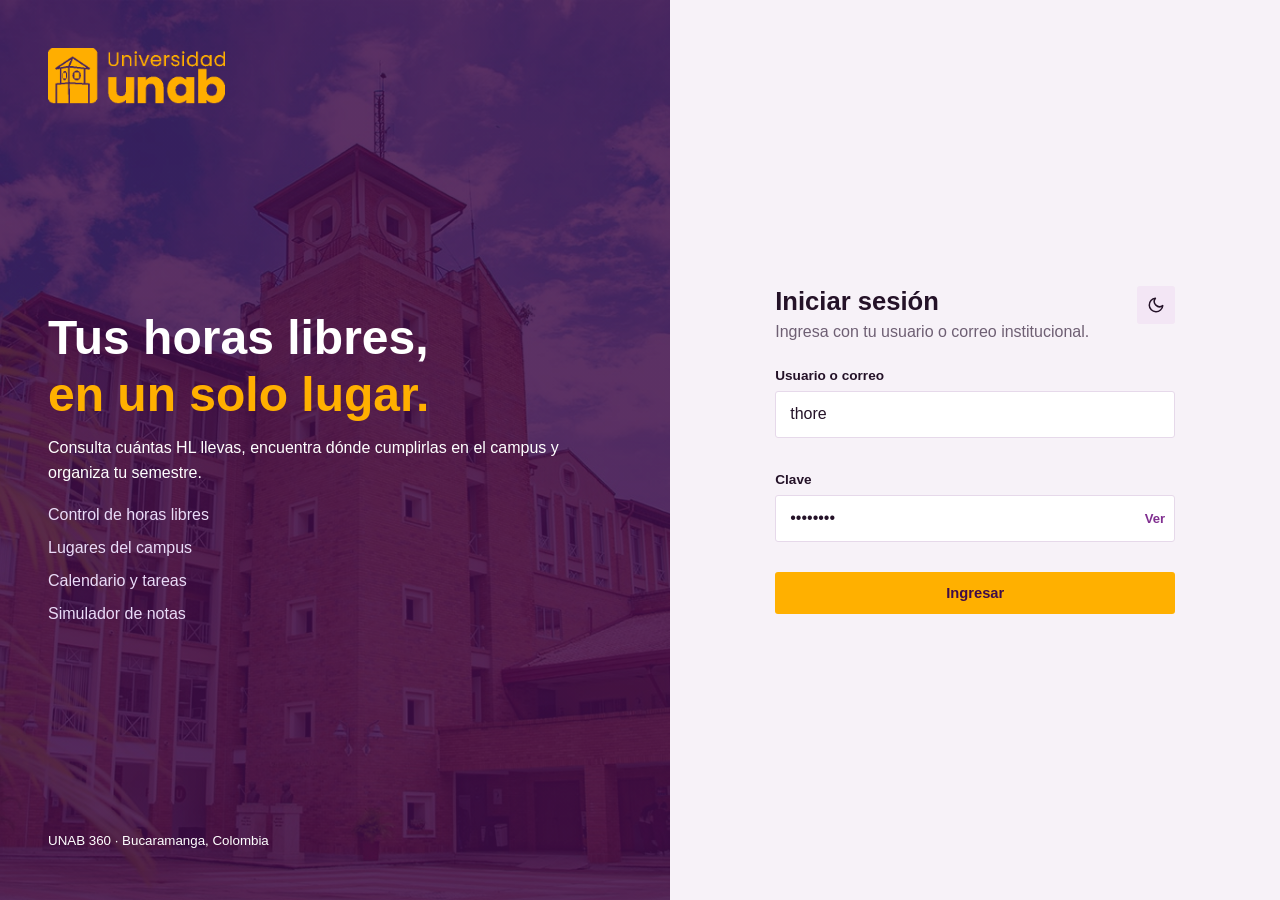
<file: index.html>
<!doctype html>
<html lang="es">
<head>
<meta charset="utf-8">
<meta name="viewport" content="width=device-width,initial-scale=1">
<title>Iniciar sesión · UNAB 360</title>
<link rel="icon" href="img/favicon.png">
<link rel="stylesheet" href="css/style.css">
</head>
<body data-page="login" data-bare data-guest>
<div class="auth">
  <section class="art">
    <img src="img/logo.png" alt="Universidad UNAB">
    <div>
      <h1>Tus horas libres,<br><span class="accent">en un solo lugar.</span></h1>
      <p>Consulta cuántas HL llevas, encuentra dónde cumplirlas en el campus y organiza tu semestre.</p>
      <ul><li>Control de horas libres</li><li>Lugares del campus</li><li>Calendario y tareas</li><li>Simulador de notas</li></ul>
    </div>
    <small>UNAB 360 · Bucaramanga, Colombia</small>
  </section>
  <section class="form">
    <div class="box">
      <button class="icon-btn" id="themeBtn" type="button" aria-label="Cambiar tema" style="float:right;background:var(--p-100);color:var(--text)"></button>
      <h2>Iniciar sesión</h2>
      <p class="muted" style="margin-bottom:20px">Ingresa con tu usuario o correo institucional.</p>
      <div id="loginAlert" class="alert hidden" role="alert"></div>
      <form id="loginForm" novalidate>
        <div class="field"><label for="usuario">Usuario o correo</label><input id="usuario" name="usuario" autocomplete="username" value="thore"><div class="err" aria-live="polite"></div></div>
        <div class="field"><label for="clave">Clave</label><div class="pw"><input id="clave" name="clave" type="password" autocomplete="current-password" value="Unab2026"><button type="button" aria-label="Mostrar clave">Ver</button></div><div class="err" aria-live="polite"></div></div>
        <button class="btn yellow" style="width:100%;justify-content:center;padding:13px">Ingresar</button>
      </form>
    </div>
  </section>
</div>
<script src="js/firebase-config.js"></script><script src="js/core.js"></script><script src="js/pages.js"></script>
</body>
</html>
</file>
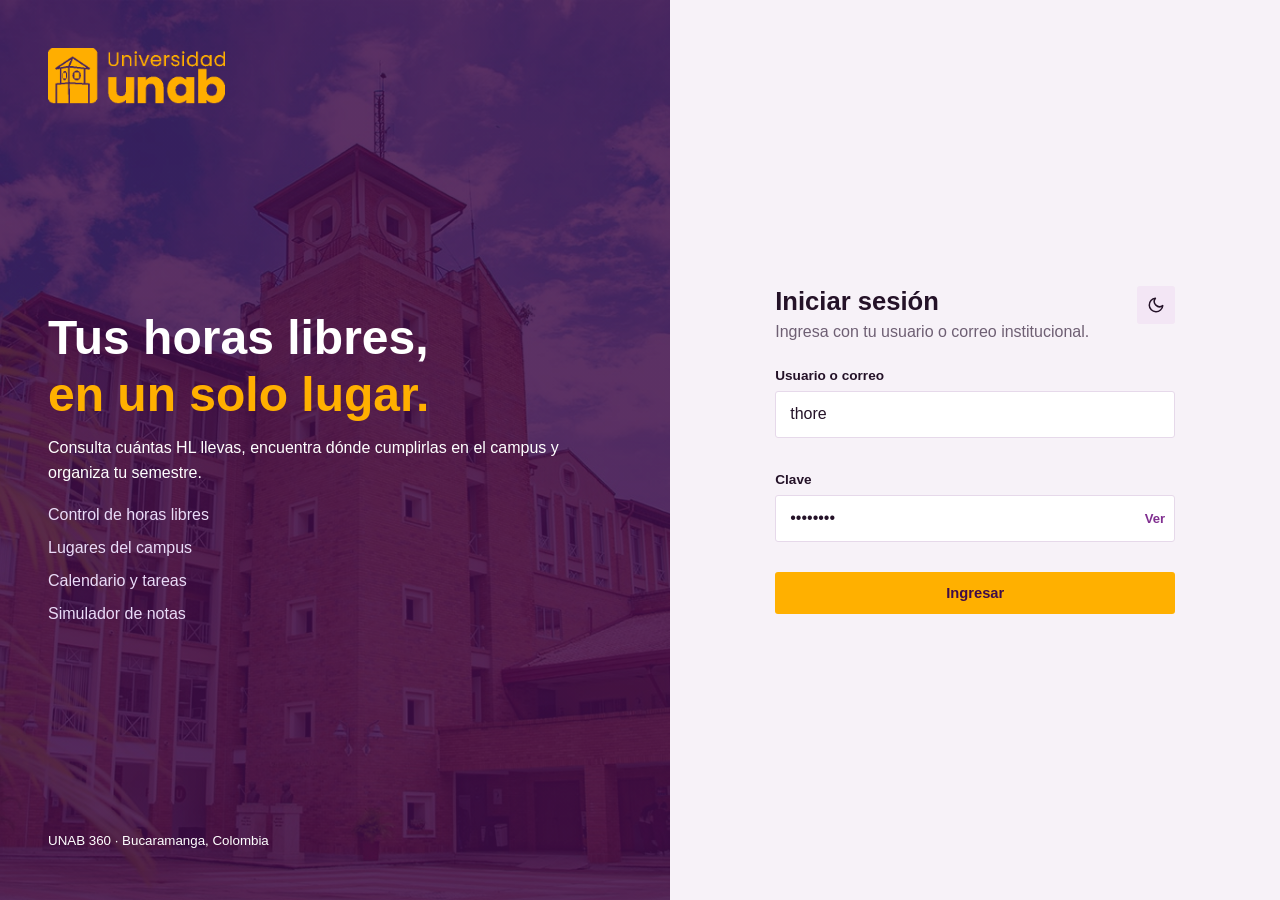
<file: asistencia.html>
<!doctype html>
<html lang="es">
<head>
<meta charset="utf-8">
<meta name="viewport" content="width=device-width,initial-scale=1">
<title>Asistencia · UNAB 360</title>
<link rel="icon" href="img/favicon.png">
<link rel="stylesheet" href="css/style.css">
</head>
<body data-page="asistencia" data-protected>
<main class="container">
  <div class="page-head"><div><h1>Seguimiento de asistencia</h1><p>Registra tus faltas por materia. Verás cuántas llevas, cuántas te quedan y una alerta cuando te acerques al límite.</p></div><button class="btn yellow" id="addA">＋ Agregar materia</button></div>
  <section class="grid g3" id="aList"></section>
</main>
<script src="js/firebase-config.js"></script><script src="js/core.js"></script><script src="js/pages.js"></script>
</body>
</html>
</file>
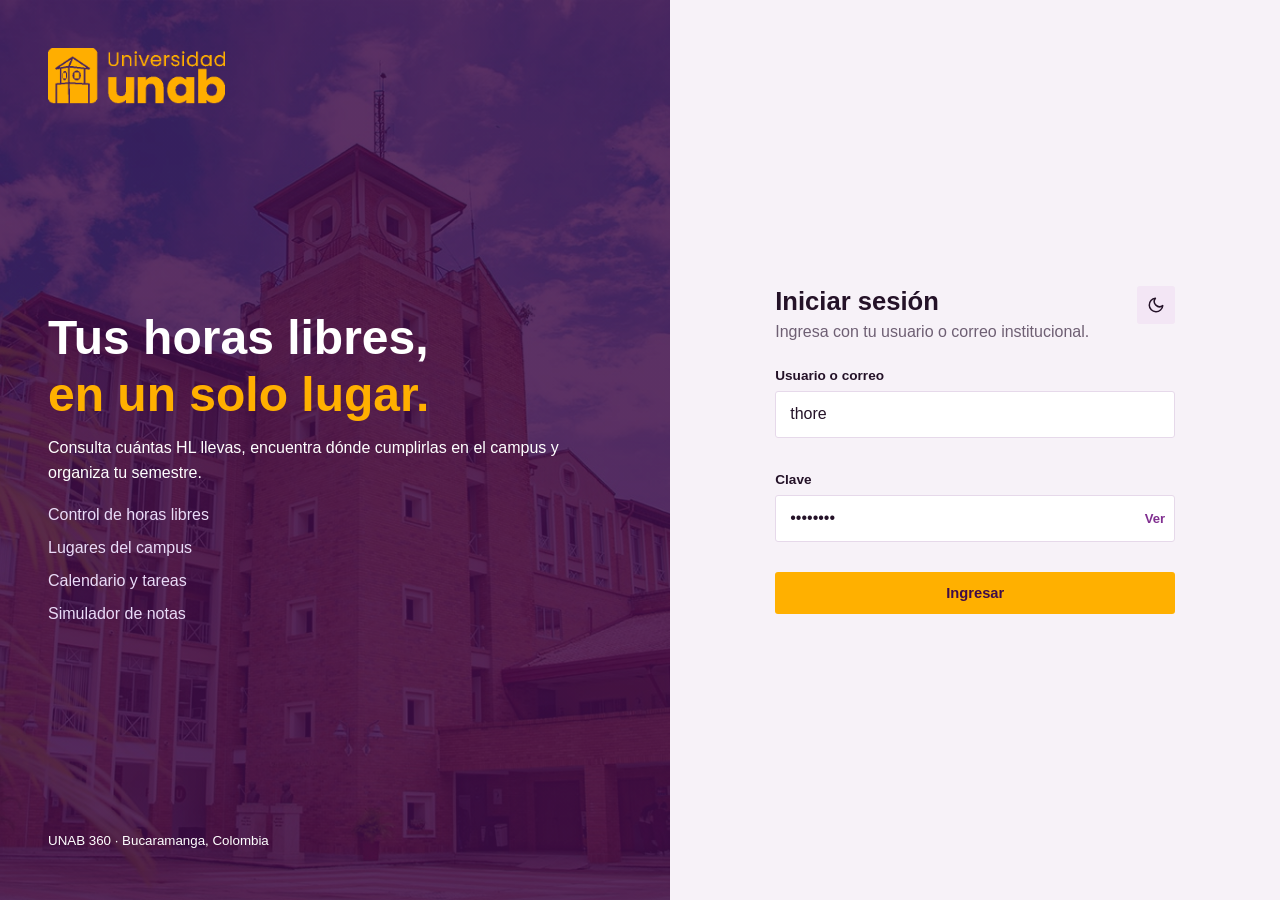
<file: ayuda.html>
<!doctype html>
<html lang="es">
<head>
<meta charset="utf-8">
<meta name="viewport" content="width=device-width,initial-scale=1">
<title>Ayuda · UNAB 360</title>
<link rel="icon" href="img/favicon.png">
<link rel="stylesheet" href="css/style.css">
</head>
<body data-page="ayuda" data-protected>
<main class="container">
  <div class="page-head"><div><h1>Ayuda y preguntas frecuentes</h1><p>Resuelve tus dudas sobre el portal o envíanos una sugerencia.</p></div></div>
  <section class="grid g2">
    <div>
      <details open><summary>¿Cómo registro mis horas libres?</summary><p>Entra a <a href="horas-libres.html">Horas libres</a> y pulsa “Registrar horas”. Puedes editar o eliminar cada registro cuando quieras.</p></details>
      <details><summary>¿Cómo me registro en un lugar del campus?</summary><p>En <a href="lugares.html">Lugares</a> elige el espacio y pulsa “Registrarme”. Luego, en “Mis lugares registrados”, marca “Asistí” para sumar las horas.</p></details>
      <details><summary>¿Cómo cambio mi horario de clases?</summary><p>En el <a href="calendario.html">Calendario</a> crea una actividad de tipo “Clase” y activa “Repetir cada semana”. Para modificarla, haz clic en el día y pulsa “Editar”.</p></details>
      <details><summary>¿Se guardan mis datos?</summary><p>Sí, en este navegador y por usuario. Si borras los datos del navegador se perderán.</p></details>
      <details><summary>¿Cómo cambio entre modo claro y oscuro?</summary><p>Con el botón de luna o sol del encabezado. Tu preferencia se recuerda al volver.</p></details>
      <details><summary>¿Dónde veo mis notas oficiales?</summary><p>En <a href="https://miportalu.unab.edu.co/" target="_blank" rel="noopener">Mi Portal U</a>. El simulador de este sitio es solo una estimación.</p></details>
    </div>
    <div class="card">
      <h2 style="margin-bottom:12px">Contáctanos</h2>
      <form id="contactForm" novalidate>
        <div class="field"><label for="tipo">Tipo</label><select id="tipo" name="tipo"><option>Sugerencia</option><option>Reportar un error</option><option>Otro</option></select></div>
        <div class="field"><label for="asunto">Asunto</label><input id="asunto" name="asunto" maxlength="80"><div class="err" aria-live="polite"></div></div>
        <div class="field"><label for="mensaje">Mensaje</label><textarea id="mensaje" name="mensaje" rows="5" maxlength="600"></textarea><div class="err" aria-live="polite"></div></div>
        <button class="btn yellow">Enviar</button>
      </form>
    </div>
  </section>
</main>
<script src="js/firebase-config.js"></script><script src="js/core.js"></script><script src="js/pages.js"></script>
</body>
</html>
</file>
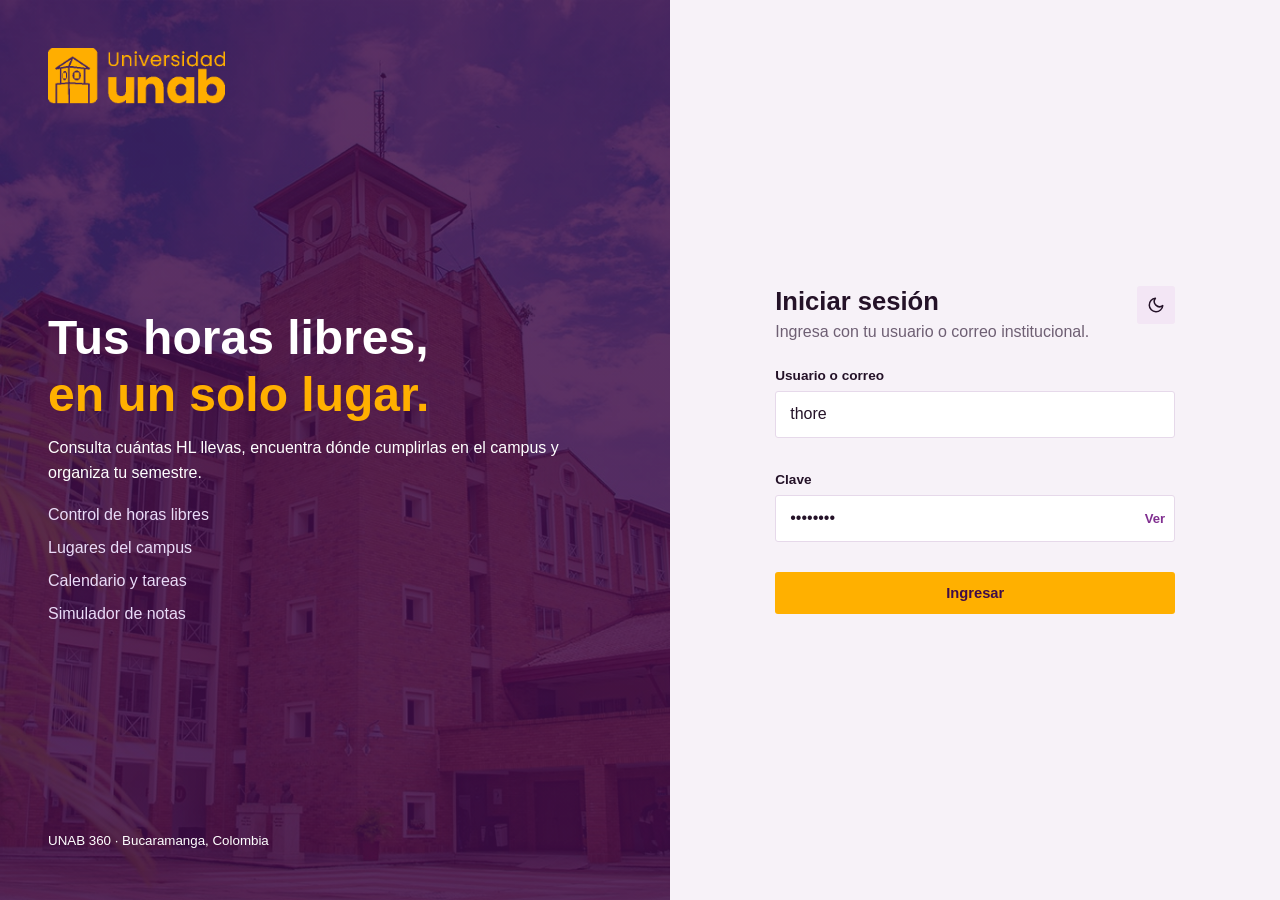
<file: calendario.html>
<!doctype html>
<html lang="es">
<head>
<meta charset="utf-8">
<meta name="viewport" content="width=device-width,initial-scale=1">
<title>Calendario · UNAB 360</title>
<link rel="icon" href="img/favicon.png">
<link rel="stylesheet" href="css/style.css">
</head>
<body data-page="calendario" data-protected>
<main class="container">
  <div class="page-head">
    <div><h1>Calendario académico</h1><p>Haz clic en un día para ver, editar o agregar actividades. Las clases pueden repetirse cada semana para armar tu horario.</p></div>
    <button class="btn yellow" id="addEv">＋ Nueva actividad</button>
  </div>
  <section class="grid split-cal">
    <div class="card">
      <div class="cal-head"><h2 id="calTitle"></h2>
        <div style="display:flex;gap:6px"><button class="btn ghost sm" id="prevM" aria-label="Mes anterior">Anterior</button><button class="btn ghost sm" id="todayM">Hoy</button><button class="btn ghost sm" id="nextM" aria-label="Mes siguiente">Siguiente</button></div></div>
      <div class="cal" id="calGrid"></div>
      <div class="legend" id="legend"></div>
    </div>
    <aside class="card"><h2 style="margin-bottom:8px">Próximas actividades</h2><div id="upList"></div></aside>
  </section>
</main>
<script src="js/firebase-config.js"></script><script src="js/core.js"></script><script src="js/pages.js"></script>
</body>
</html>
</file>
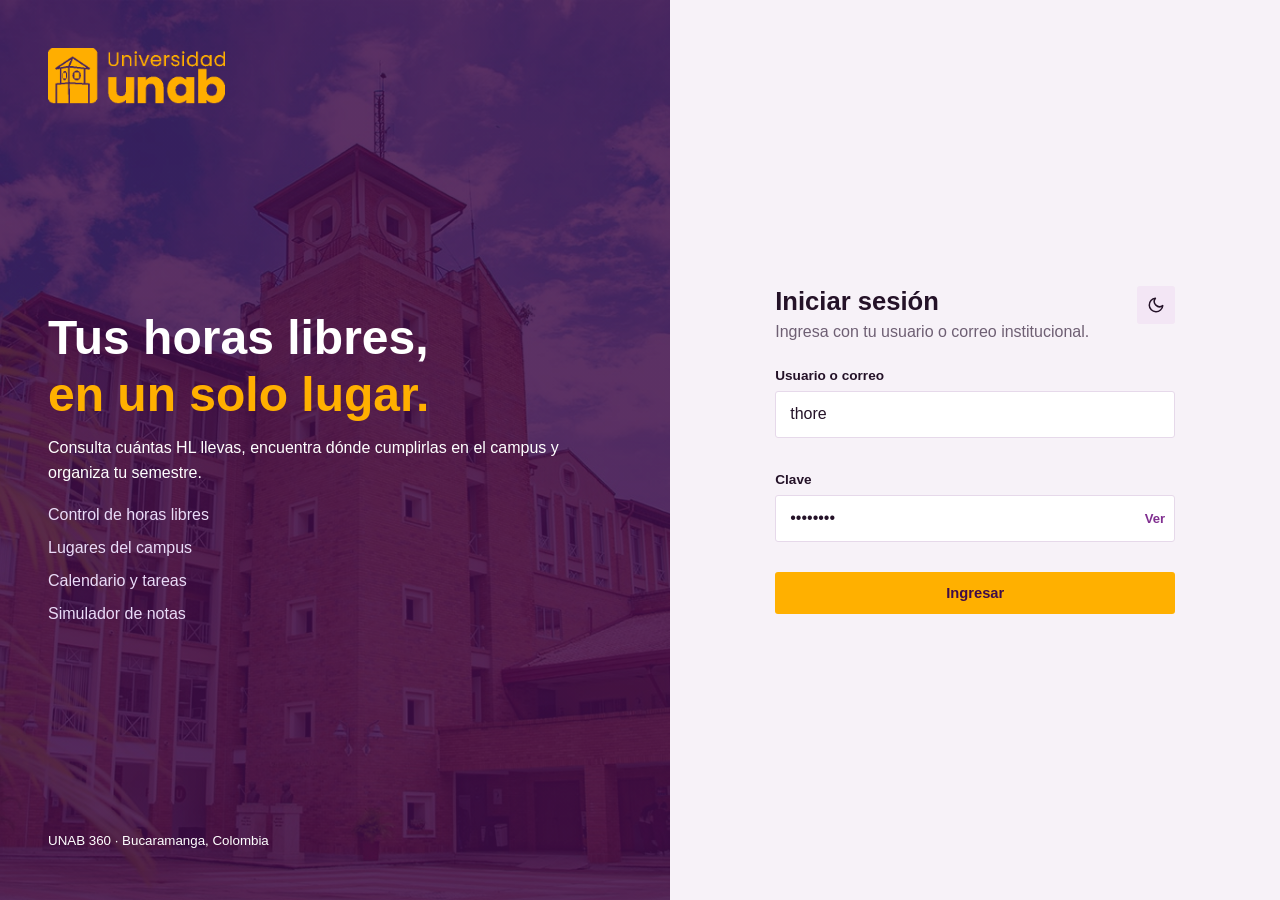
<file: creadores.html>
<!doctype html>
<html lang="es">
<head>
<meta charset="utf-8">
<meta name="viewport" content="width=device-width,initial-scale=1">
<title>Creadores · UNAB 360</title>
<link rel="icon" href="img/favicon.png">
<link rel="stylesheet" href="css/style.css">
</head>
<body data-page="creadores" data-protected>
<main class="container">
  <div class="page-head"><div><h1>Creadores de la página</h1></div></div>
  <section class="card" style="margin-bottom:18px">
    <h2 style="margin-bottom:8px">Sobre UNAB 360</h2>
    <p style="margin-bottom:10px">Hicimos esta página para facilitar el acceso a la información de los estudiantes de la UNAB. Muchas veces las horas libres se pierden porque no se sabe dónde ir o cuántas llevamos, y los datos están repartidos en varias plataformas.</p>
    <p style="margin-bottom:10px">Por eso UNAB 360 junta en un solo sitio el control de horas libres, los lugares del campus donde se pueden cumplir, el calendario con clases, parciales y entregas, las tareas, la asistencia, el simulador de notas y los enlaces a Mi Portal U, Cosmos, Tema y Canvas.</p>
    <p>La idea es que cada estudiante organice su semestre de forma sencilla, desde el computador o desde el celular.</p>
  </section>
  <section class="grid g3">
    <div class="card creator"><img class="foto" src="img/alejandra.jpg" alt="Alejandra Suárez Durán"><h3>Alejandra Suárez Durán</h3><p class="muted small">Creadora de la página</p><p class="small">Estudiante de Ingeniería de Sistemas, 2.º semestre</p></div>
    <div class="card creator"><img class="foto" src="img/thore-creador.jpg" alt="Thore Nicholas Dohn Cerchiaro"><h3>Thore Nicholas Dohn Cerchiaro</h3><p class="muted small">Creador de la página</p><p class="small">Estudiante de Ingeniería de Sistemas, 2.º semestre</p></div>
    <div class="card creator"><img class="foto" src="img/betsy.jpg" alt="Betsy Katheryn Ardila Ardila"><h3>Betsy Katheryn Ardila Ardila</h3><p class="muted small">Creadora de la página</p><p class="small">Estudiante de Ingeniería de Sistemas, 2.º semestre</p></div>
  </section>
  <h2 style="margin:26px 0 12px">Nuestro equipo en el campus</h2>
  <section class="photos" style="grid-template-columns:repeat(auto-fit,minmax(min(260px,100%),1fr));max-width:760px">
    <img src="img/creadores-mesa.png" alt="Los tres creadores trabajando juntos frente a un portátil en el campus" loading="lazy" style="height:280px">
    <img src="img/creadores-grupo.png" alt="Los tres creadores posando en las gradas de ladrillo del campus" loading="lazy" style="height:280px;object-position:50% 40%">
  </section>
</main>
<script src="js/firebase-config.js"></script><script src="js/core.js"></script><script src="js/pages.js"></script>
</body>
</html>
</file>
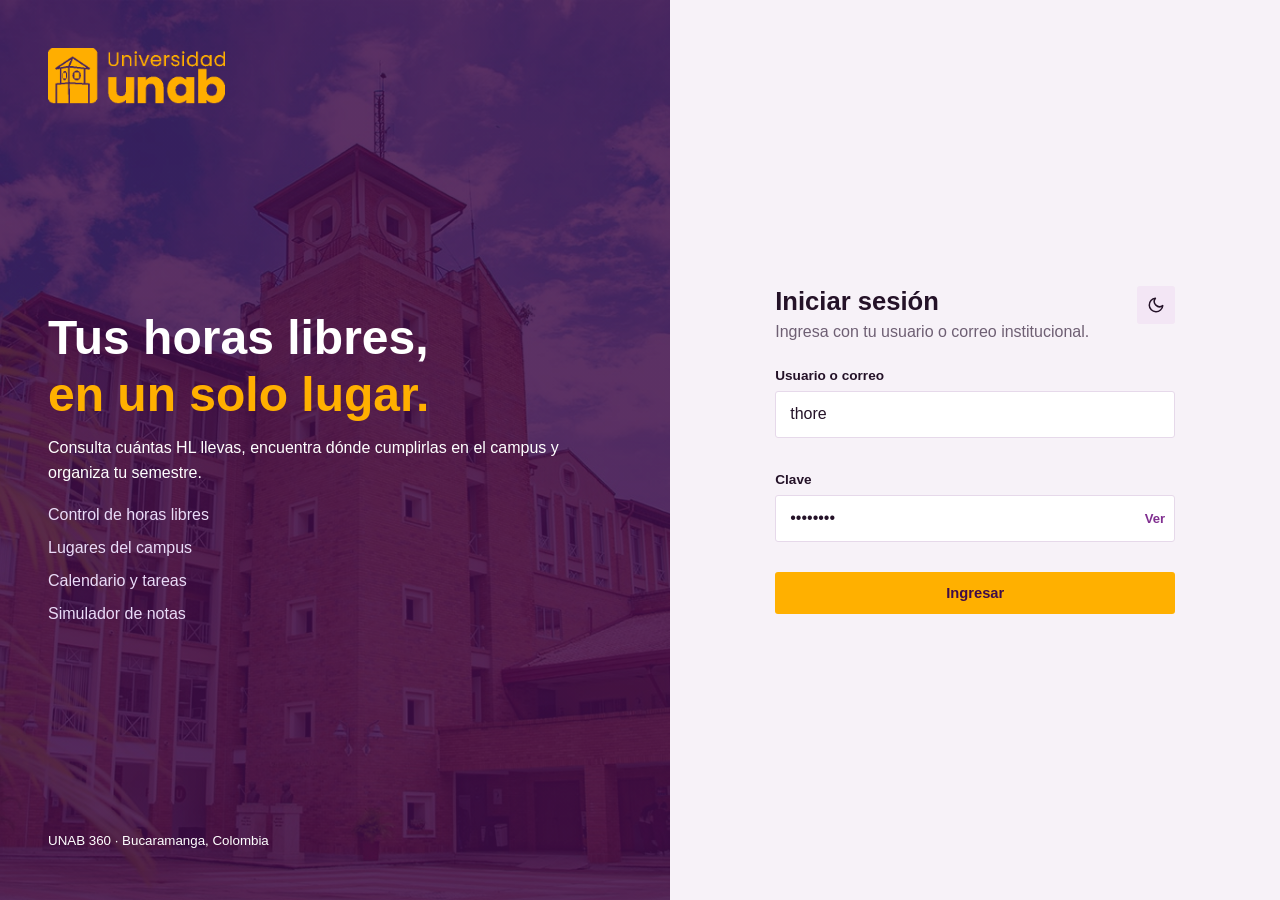
<file: horas-libres.html>
<!doctype html>
<html lang="es">
<head>
<meta charset="utf-8">
<meta name="viewport" content="width=device-width,initial-scale=1">
<title>Horas libres · UNAB 360</title>
<link rel="icon" href="img/favicon.png">
<link rel="stylesheet" href="css/style.css">
</head>
<body data-page="horas" data-protected>
<main class="container">
  <div class="page-head">
    <div><h1>Mis horas libres</h1><p>Registra, edita o elimina las horas libres (HL) que has realizado y revisa cuántas te faltan.</p></div>
    <div style="display:flex;gap:8px;flex-wrap:wrap"><button class="btn ghost" id="editMeta">Cambiar meta</button><button class="btn yellow" id="addHL">＋ Registrar horas</button></div>
  </div>

  <section class="grid g3">
    <div class="card"><span class="muted small">Cumplidas</span><div style="font-size:2.2rem;font-weight:700" id="hTot">0</div><span class="small muted">horas libres</span></div>
    <div class="card"><span class="muted small">Me faltan</span><div style="font-size:2.2rem;font-weight:700;color:var(--o-500)" id="hFalta">0</div><span class="small muted">de <span id="hMeta"></span> horas</span></div>
    <div class="card"><span class="muted small">Progreso</span><div style="font-size:2.2rem;font-weight:700" id="hPct">0%</div><div class="bar-track" style="margin-top:8px"><div class="bar-fill" id="hBar" style="width:0"></div></div><p class="small muted" id="hMsg" style="margin-top:8px"></p></div>
  </section>

  <section class="grid split-21" style="margin-top:22px">
    <div class="card">
      <div class="toolbar" style="margin-bottom:8px"><h2 style="flex:2">Registro de horas</h2><div class="field"><label for="fLugar" class="small muted">Filtrar por lugar</label><select id="fLugar"></select></div></div>
      <div class="table-wrap"><table><thead><tr><th>Fecha</th><th>Lugar</th><th>Horas</th><th>Nota</th><th>Acciones</th></tr></thead><tbody id="hlBody"></tbody></table></div>
    </div>
    <div class="card"><h2 style="margin-bottom:8px">Horas por lugar</h2><div id="hPlaces"></div></div>
  </section>

  <section class="card" style="margin-top:22px">
    <h2>¿Qué hago en mi hora libre?</h2>
    <p class="muted" style="margin-bottom:14px">Dinos cuánto tiempo tienes y te recomendamos dónde ir.</p>
    <div class="toolbar">
      <div class="field"><label for="sMin">Tiempo disponible</label><select id="sMin"><option value="20">20 minutos</option><option value="30">30 minutos</option><option value="45">45 minutos</option><option value="60" selected>1 hora</option><option value="90">1 hora 30</option><option value="120">2 horas</option><option value="180">3 horas</option></select></div>
      <div class="field"><label for="sTipo">Tipo de actividad</label><select id="sTipo"></select></div>
    </div>
    <div class="grid g2" id="sugList"></div>
  </section>
</main>
<script src="js/firebase-config.js"></script><script src="js/core.js"></script><script src="js/pages.js"></script>
</body>
</html>
</file>
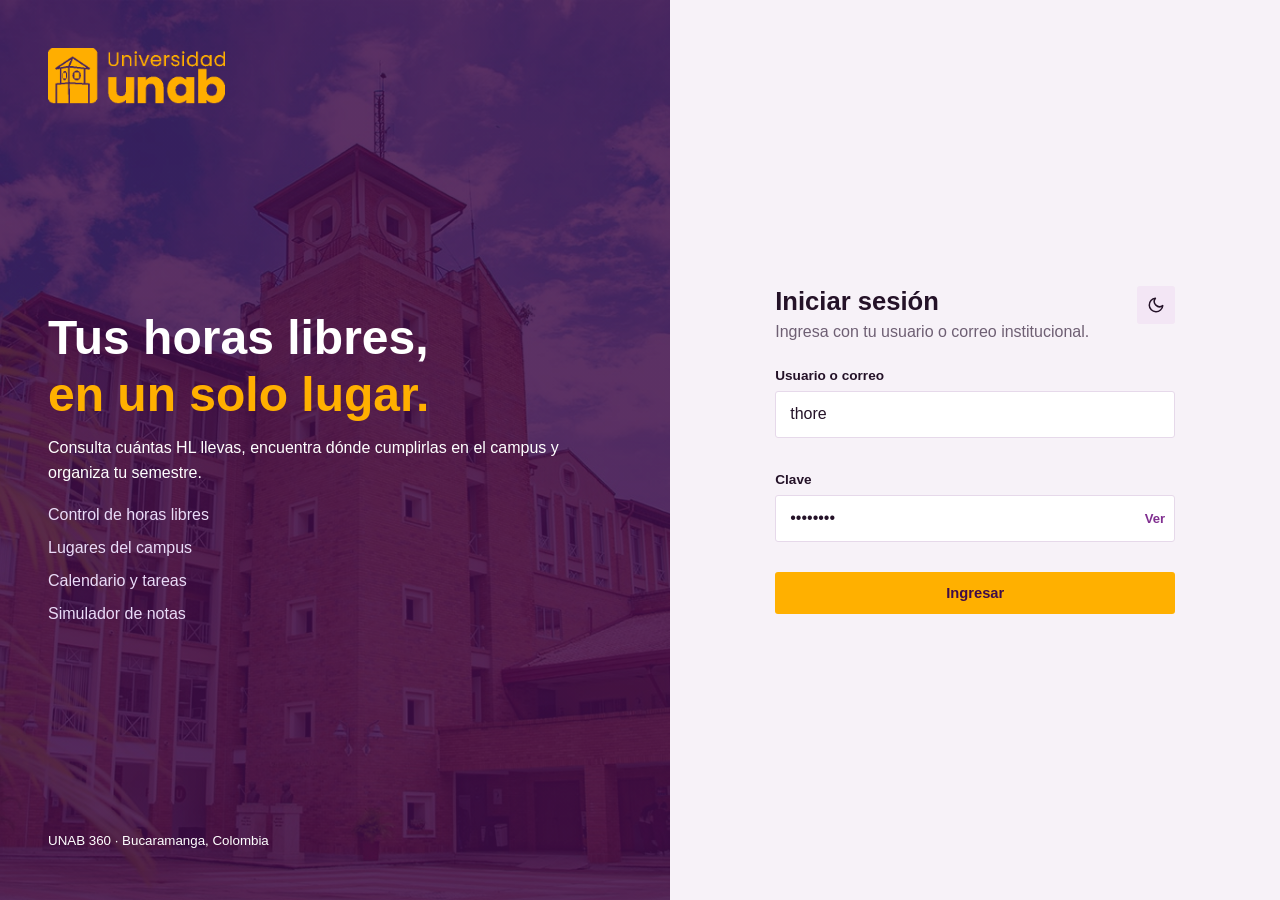
<file: inicio.html>
<!doctype html>
<html lang="es">
<head>
<meta charset="utf-8">
<meta name="viewport" content="width=device-width,initial-scale=1">
<title>Inicio · UNAB 360</title>
<link rel="icon" href="img/favicon.png">
<link rel="stylesheet" href="css/style.css">
</head>
<body data-page="inicio" data-protected>
<main class="container">
  <section class="hero" style="background-image:url(img/campus-hero.jpg)">
    <div class="in">
      <span class="badge y">Portal del estudiante</span>
      <h1 id="saludo" style="margin-top:10px">¡Hola!</h1>
      <p>Revisa tus horas libres, lugares del campus, calendario y herramientas académicas.</p>
      <a class="btn yellow" href="horas-libres.html">Ver mis horas libres</a> <a class="btn ghost" style="color:#fff;border-color:rgba(255,255,255,.5)" href="lugares.html">Explorar lugares</a>
    </div>
  </section>

  <section class="grid g4" style="margin-top:22px">
    <div class="card"><div class="stat"><div><b id="sHL">0</b><span class="muted small">Horas libres cumplidas</span></div></div></div>
    <div class="card"><div class="stat"><div><b id="sFalta">0</b><span class="muted small">Horas que me faltan (meta <span id="sMeta"></span>)</span></div></div></div>
    <div class="card"><div class="stat"><div><b id="sTareas">0</b><span class="muted small">Tareas pendientes</span></div></div></div>
    <div class="card" style="display:flex;align-items:center;gap:14px"><div class="ring" id="ring"></div><span class="small muted">Progreso de tus horas libres</span></div>
  </section>

  <section class="card" style="margin-top:22px">
    <h2 style="margin-bottom:4px">Top 10 de estudiantes con más horas libres</h2>
    <p class="small muted" style="margin-bottom:10px">Datos de muestra. Si no estás en el top 10, aparece tu posición al final.</p>
    <div class="table-wrap"><table class="top"><thead><tr><th>#</th><th>Estudiante</th><th>Horas libres</th></tr></thead><tbody id="top10"></tbody></table></div>
  </section>

  <h2 style="margin:30px 0 14px">Accesos directos UNAB</h2>
  <section class="grid g4" id="quick"></section>

  <h2 style="margin:30px 0 14px">Explora el portal</h2>
  <section class="grid g4">
    <a class="tile" href="horas-libres.html"><b>Horas libres</b><span>Registra y edita tus HL</span></a>
    <a class="tile" href="lugares.html"><b>Lugares del campus</b><span>Banú, gimnasio, cafeterías…</span></a>
    <a class="tile" href="calendario.html"><b>Calendario</b><span>Horario y pendientes</span></a>
    <a class="tile" href="notas.html"><b>Notas</b><span>Simulador y promedio</span></a>
    <a class="tile" href="asistencia.html"><b>Asistencia</b><span>Controla tus faltas</span></a>
    <a class="tile" href="tareas.html"><b>Tareas</b><span>Recordatorios personales</span></a>
    <a class="tile" href="perfil.html"><b>Mi perfil</b><span>Tus datos y avance</span></a>
    <a class="tile" href="ayuda.html"><b>Ayuda</b><span>Preguntas frecuentes</span></a>
  </section>

  <section class="grid g2" style="margin-top:30px">
    <div class="card"><h2 style="margin-bottom:8px">Próximas actividades</h2><div id="prox"></div><a class="btn ghost sm" href="calendario.html" style="margin-top:12px">Abrir calendario</a></div>
    <div class="card"><h2 style="margin-bottom:8px">Mis tareas</h2><div id="tareasRes"></div><a class="btn ghost sm" href="tareas.html" style="margin-top:12px">Ver todas</a></div>
  </section>
</main>
<script src="js/firebase-config.js"></script><script src="js/core.js"></script><script src="js/pages.js"></script>
</body>
</html>
</file>
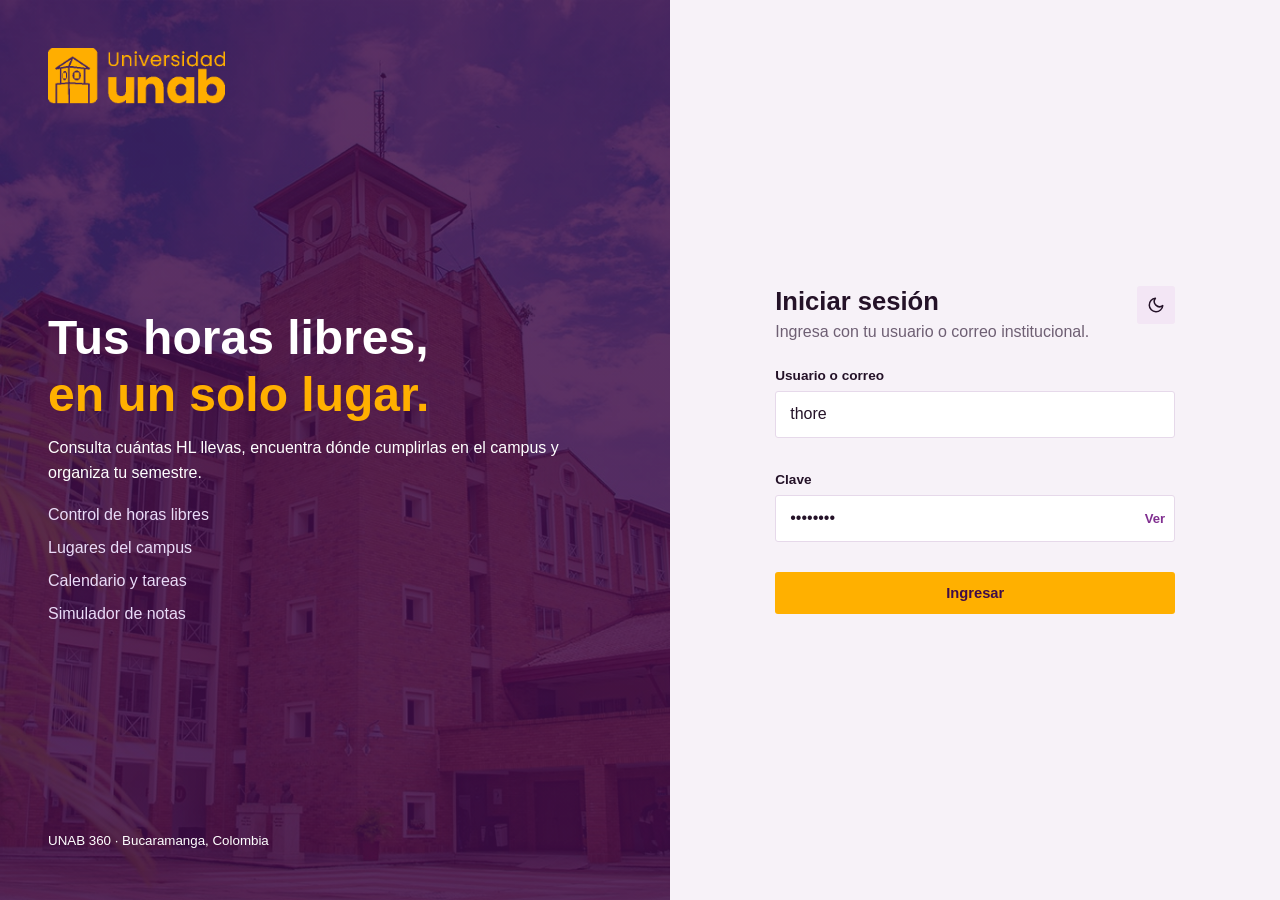
<file: lugares.html>
<!doctype html>
<html lang="es">
<head>
<meta charset="utf-8">
<meta name="viewport" content="width=device-width,initial-scale=1">
<title>Lugares del campus · UNAB 360</title>
<link rel="icon" href="img/favicon.png">
<link rel="stylesheet" href="css/style.css">
</head>
<body data-page="lugares" data-protected>
<main class="container">
  <div class="page-head">
    <div><h1>Lugares del campus</h1><p>¿Dónde puedo obtener HL? Explora los espacios de la UNAB, conoce sus horarios y regístrate para tu próxima hora libre.</p></div>
  </div>
  <div class="chips" style="margin-bottom:16px">
    <button class="chip on" data-tab="disp">Lugares disponibles</button>
    <button class="chip" data-tab="mios">Mis lugares registrados</button>
  </div>
  <div class="toolbar">
    <div class="field"><label for="fQ">Buscar por nombre o actividad</label><input id="fQ" type="search" placeholder="Ej: gimnasio, estudiar…"></div>
    <div class="field"><label for="fCampus">Campus</label><select id="fCampus"></select></div>
    <div class="field"><label for="fTipo">Tipo</label><select id="fTipo"></select></div>
  </div>
  <section class="grid g3" id="placeGrid"></section>
  <section class="card hidden" id="regBox">
    <h2 style="margin-bottom:10px">Mis registros</h2>
    <div class="table-wrap"><table><thead><tr><th>Lugar</th><th>Cuándo</th><th>Duración</th><th>Estado</th><th>Acciones</th></tr></thead><tbody id="regBody"></tbody></table></div>
    <p class="small muted" style="margin-top:10px">Al marcar “Asistí”, las horas se suman automáticamente a tu registro de horas libres.</p>
  </section>
</main>
<script src="js/firebase-config.js"></script><script src="js/core.js"></script><script src="js/pages.js"></script>
</body>
</html>
</file>
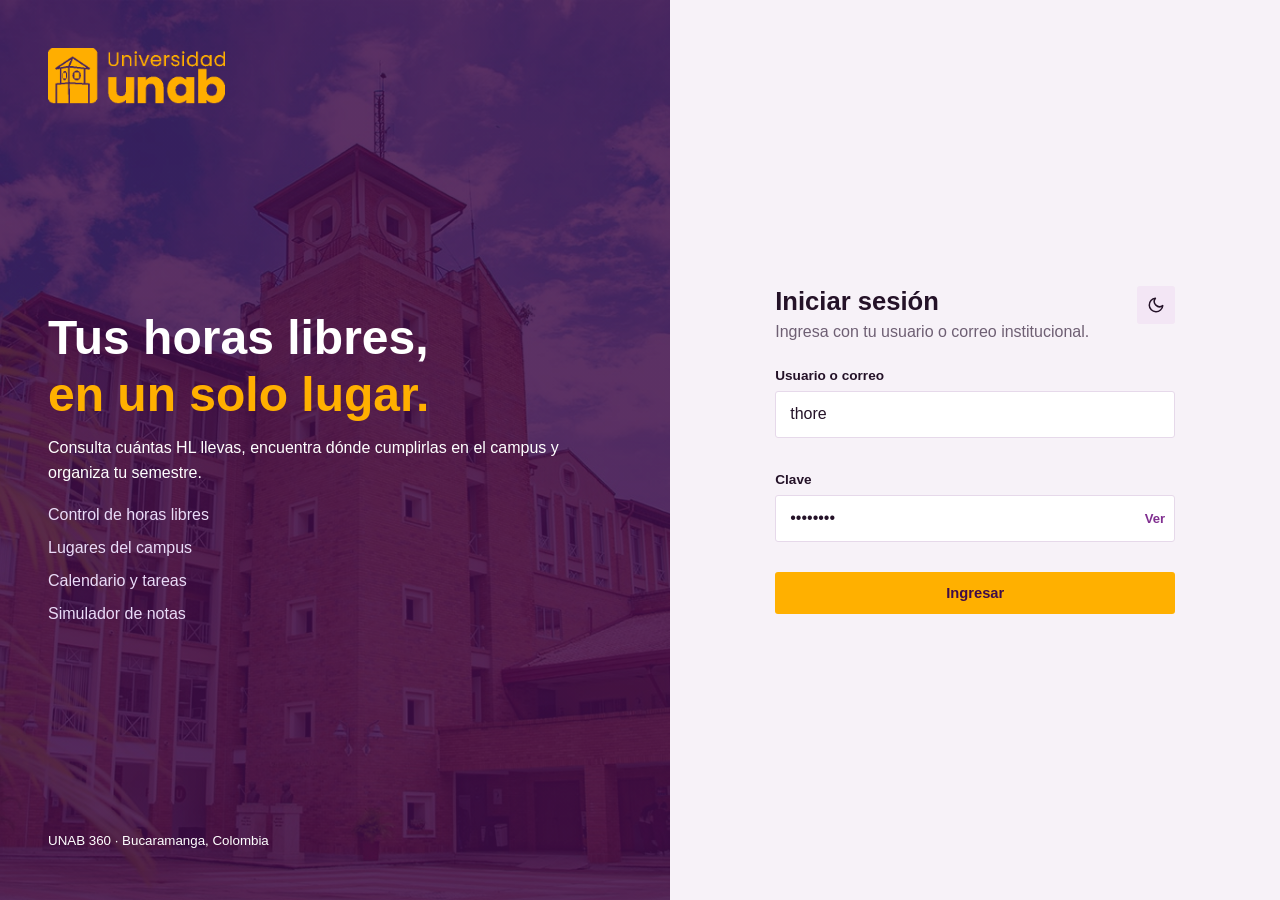
<file: notas.html>
<!doctype html>
<html lang="es">
<head>
<meta charset="utf-8">
<meta name="viewport" content="width=device-width,initial-scale=1">
<title>Notas · UNAB 360</title>
<link rel="icon" href="img/favicon.png">
<link rel="stylesheet" href="css/style.css">
</head>
<body data-page="notas" data-protected>
<main class="container">
  <div class="page-head"><div><h1>Simulador de notas</h1><p>Calcula qué nota necesitas en lo que te falta para aprobar una materia y obtén tu promedio ponderado.</p></div></div>
  <section class="grid g2">
    <div class="card">
      <h2 style="margin-bottom:12px">¿Cuánto necesito para aprobar?</h2>
      <div class="field" style="max-width:220px"><label for="minNota">Nota mínima aprobatoria</label><input id="minNota" type="number" min="0" max="5" step="0.1" value="3.0"></div>
      <div id="cortes"></div>
      <button class="btn ghost sm" id="addCorte" type="button">＋ Agregar corte</button>
      <div class="result" id="simRes" aria-live="polite"></div>
    </div>
    <div class="card">
      <h2 style="margin-bottom:12px">Promedio ponderado</h2>
      <div id="mats"></div>
      <button class="btn ghost sm" id="addMat" type="button">＋ Agregar materia</button>
      <div class="result" id="promRes" aria-live="polite"></div>
    </div>
  </section>
  <p class="small muted" style="margin-top:16px">Los valores son una estimación: tu nota oficial siempre está en <a href="https://miportalu.unab.edu.co/" target="_blank" rel="noopener">Mi Portal U</a>.</p>
</main>
<script src="js/firebase-config.js"></script><script src="js/core.js"></script><script src="js/pages.js"></script>
</body>
</html>
</file>
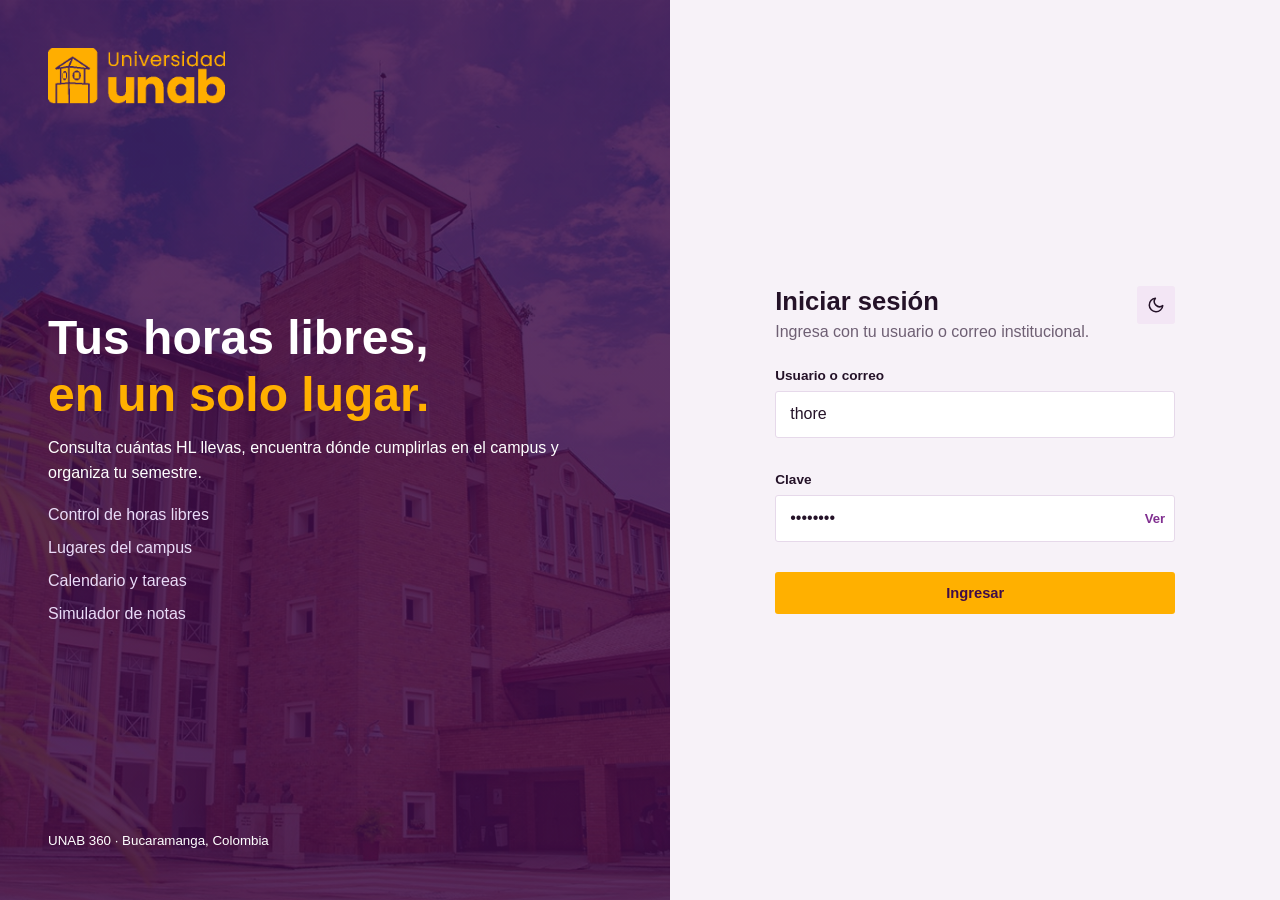
<file: perfil.html>
<!doctype html>
<html lang="es">
<head>
<meta charset="utf-8">
<meta name="viewport" content="width=device-width,initial-scale=1">
<title>Mi perfil · UNAB 360</title>
<link rel="icon" href="img/favicon.png">
<link rel="stylesheet" href="css/style.css">
</head>
<body data-page="perfil" data-protected>
<main class="container">
  <div class="page-head"><div><h1>Mi perfil</h1></div><button class="btn yellow" id="editP">Editar datos</button></div>
  <section class="profile">
    <div class="card" style="text-align:center">
      <div id="pFoto"></div>
      <h2 id="pNombre" style="font-size:1.15rem"></h2>
      <p class="muted small" id="pCorreo"></p>
      <span class="badge y" style="margin-top:10px">Estudiante UNAB</span>
    </div>
    <div class="grid">
      <div class="card"><h2 style="margin-bottom:14px">Datos del estudiante</h2><dl class="kv" id="pDatos"></dl></div>
      <div class="card"><h2 style="margin-bottom:14px">Mis horas libres</h2>
        <div class="grid g3" style="margin-bottom:14px">
          <div><span class="muted small">Tengo</span><div style="font-size:1.8rem;font-weight:700" id="pHL">0</div></div>
          <div><span class="muted small">Me faltan</span><div style="font-size:1.8rem;font-weight:700;color:var(--o-500)" id="pFalta">0</div></div>
          <div><span class="muted small">Lugares registrados</span><div style="font-size:1.8rem;font-weight:700" id="pReg">0</div></div>
        </div>
        <div class="bar-track"><div class="bar-fill" id="pBar" style="width:0"></div></div>
        <a class="btn ghost sm" href="horas-libres.html" style="margin-top:14px">Gestionar mis HL</a>
      </div>
    </div>
  </section>
</main>
<script src="js/firebase-config.js"></script><script src="js/core.js"></script><script src="js/pages.js"></script>
</body>
</html>
</file>
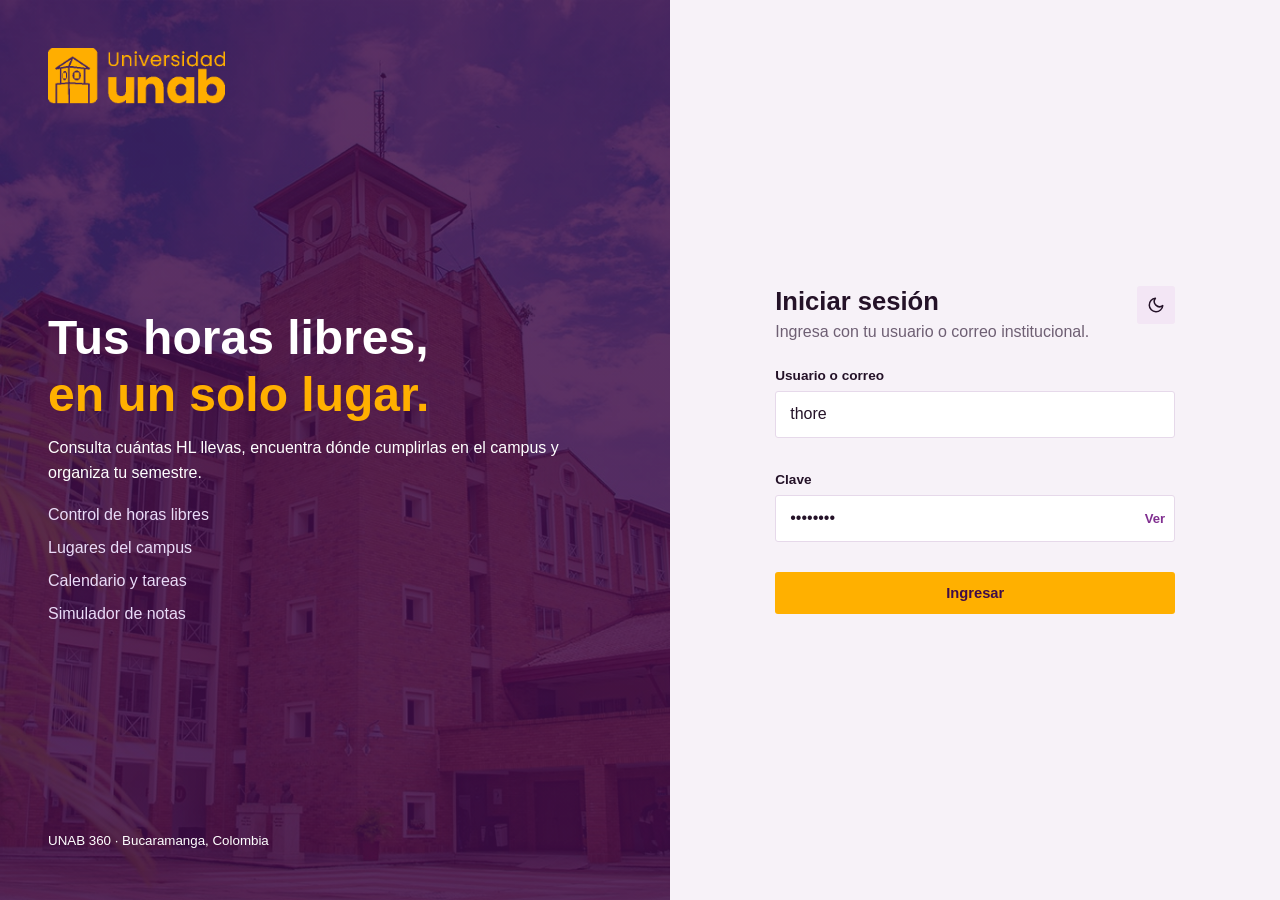
<file: tareas.html>
<!doctype html>
<html lang="es">
<head>
<meta charset="utf-8">
<meta name="viewport" content="width=device-width,initial-scale=1">
<title>Tareas · UNAB 360</title>
<link rel="icon" href="img/favicon.png">
<link rel="stylesheet" href="css/style.css">
</head>
<body data-page="tareas" data-protected>
<main class="container" style="max-width:820px">
  <div class="page-head">
    <div><h1>Tareas y recordatorios</h1><p id="tCount"></p></div>
    <button class="btn yellow" id="addT">＋ Nueva tarea</button>
  </div>
  <div class="chips" style="margin-bottom:14px"><button class="chip on" data-f="todas">Todas</button><button class="chip" data-f="pend">Pendientes</button><button class="chip" data-f="hechas">Completadas</button></div>
  <section class="card" id="tList"></section>
</main>
<script src="js/firebase-config.js"></script><script src="js/core.js"></script><script src="js/pages.js"></script>
</body>
</html>
</file>
<file: css/style.css>
/* ===== UNAB 360 · Estilos =====
   Paleta: morado asignado + amarillo/naranja UNAB + neutros */
:root{
  --p-900:#3F0D49; --p-800:#52115E; --p-700:#6A1A78; --p-600:#802F90; --p-500:#9A55AA;
  --p-200:#E3CCE8; --p-100:#F3E6F5; --p-50:#FAF3FB;
  --y-500:#FFB000; --y-400:#FFC233; --y-100:#FFF1CC; --o-500:#F28C00;
  --bg:#F7F2F8; --surface:#FFFFFF; --surface-2:#F3EAF5; --text:#241228; --muted:#6E5F73; --line:#E6D9EA;
  --ok:#1F9D63; --warn:#D98200; --bad:#D6334A;
  --shadow:0 2px 6px rgba(63,13,73,.08),0 8px 24px rgba(63,13,73,.08);
  --radius:16px;
  --font:'Poppins','Segoe UI',system-ui,-apple-system,sans-serif;
}
:root[data-theme="dark"]{
  --bg:#17081C; --surface:#26102D; --surface-2:#321739; --text:#F2EBFA; --muted:#B7A8D1; --line:#482450;
  --p-100:#3F1D49; --p-50:#331A3B; --p-200:#5E2E6B;
  --shadow:0 2px 6px rgba(0,0,0,.35),0 8px 24px rgba(0,0,0,.3);
}
*{box-sizing:border-box;margin:0;padding:0}
html{scroll-behavior:smooth}
body{font-family:var(--font);background:var(--bg);color:var(--text);line-height:1.55;min-height:100vh;display:flex;flex-direction:column}
img{max-width:100%;display:block}
a{color:var(--p-600);text-decoration:none}
:root[data-theme="dark"] a{color:var(--y-400)}
a:hover{text-decoration:underline}
h1,h2,h3{line-height:1.2;font-weight:700}
h1{font-size:clamp(1.6rem,3vw,2.2rem)} h2{font-size:1.35rem} h3{font-size:1.05rem}
:focus-visible{outline:3px solid var(--y-500);outline-offset:2px;border-radius:6px}
.container{width:min(1180px,100% - 32px);margin-inline:auto}
main{flex:1;padding:28px 0 48px}
.muted{color:var(--muted)} .small{font-size:.85rem}
.hidden{display:none!important}

/* ---- Header ---- */
.site-header{background:linear-gradient(100deg,var(--p-900),var(--p-700));color:#fff;position:sticky;top:0;z-index:50;box-shadow:0 4px 18px rgba(63,13,73,.35)}
.site-header .bar{display:flex;align-items:center;gap:16px;padding:10px 0}
.brand{display:flex;align-items:center;gap:10px;color:#fff;text-decoration:none!important}
.brand img{height:40px;width:auto}
.brand span{font-weight:700;font-size:1.05rem;letter-spacing:.3px;border-left:2px solid var(--y-500);padding-left:10px}
.nav{display:flex;gap:2px;margin-left:auto;flex-wrap:wrap;justify-content:flex-end}
.nav a{color:#EADCF8;padding:8px 11px;border-radius:999px;font-size:.88rem;font-weight:500;text-decoration:none!important;transition:.15s}
.nav a:hover{background:rgba(255,255,255,.14);color:#fff}
.nav a.active{background:var(--y-500);color:var(--p-900);font-weight:600}
.icon-btn{background:rgba(255,255,255,.14);border:0;color:#fff;width:38px;height:38px;border-radius:50%;cursor:pointer;font-size:1.05rem;display:grid;place-items:center}
.icon-btn:hover{background:rgba(255,255,255,.26)}
.menu-btn{display:none}
.user-chip{display:flex;align-items:center;gap:8px}
.user-chip img{width:34px;height:34px;border-radius:50%;object-fit:cover;object-position:50% 25%;border:2px solid var(--y-500)}
@media (max-width:1020px){
  .menu-btn{display:grid;margin-left:auto}
  .nav{display:none;position:absolute;top:100%;left:0;right:0;background:var(--p-900);padding:10px 16px 16px;flex-direction:column;align-items:stretch;margin:0}
  .nav.open{display:flex}
  .user-chip .nm{display:none}
}

/* ---- Footer ---- */
.site-footer{background:var(--p-900);color:#CDBBE6;margin-top:auto;border-top:4px solid var(--y-500)}
.site-footer .cols{display:grid;grid-template-columns:2fr 1fr 1fr;gap:28px;padding:34px 0 18px}
.site-footer h4{color:#fff;margin-bottom:10px;font-size:.95rem}
.site-footer a{color:#E8D8FA;display:block;padding:2px 0;font-size:.9rem}
.site-footer img{height:38px;margin-bottom:10px}
.site-footer .copy{border-top:1px solid rgba(255,255,255,.12);padding:14px 0;font-size:.8rem;text-align:center}
@media (max-width:720px){.site-footer .cols{grid-template-columns:1fr}}

/* ---- Componentes ---- */
.page-head{display:flex;align-items:flex-end;justify-content:space-between;gap:16px;flex-wrap:wrap;margin-bottom:22px}
.page-head p{color:var(--muted);max-width:620px}
.card{background:var(--surface);border:1px solid var(--line);border-radius:var(--radius);box-shadow:var(--shadow);padding:20px}
.card.flat{box-shadow:none}
.grid{display:grid;gap:18px}
.g2{grid-template-columns:repeat(auto-fit,minmax(min(320px,100%),1fr))}
.g3{grid-template-columns:repeat(auto-fit,minmax(min(250px,100%),1fr))}
.g4{grid-template-columns:repeat(auto-fit,minmax(min(200px,100%),1fr))}
.split-21{grid-template-columns:2fr 1fr}
.split-cal{grid-template-columns:minmax(0,2.4fr) minmax(260px,1fr)}
.r4{grid-template-columns:1.4fr 1fr 1fr auto;align-items:end;margin-bottom:8px}
.grid>*,.profile>*{min-width:0}
.btn{display:inline-flex;align-items:center;gap:8px;border:0;cursor:pointer;font:600 .92rem var(--font);padding:10px 18px;border-radius:999px;background:var(--p-700);color:#fff;transition:.15s;text-decoration:none!important}
.btn:hover{background:var(--p-600);transform:translateY(-1px)}
.btn.yellow{background:var(--y-500);color:var(--p-900)} .btn.yellow:hover{background:var(--y-400)}
.btn.ghost{background:transparent;color:var(--p-700);border:2px solid var(--p-200)}
:root[data-theme="dark"] .btn.ghost{color:#fff}
.btn.ghost:hover{background:var(--p-100)}
.btn.danger{background:var(--bad)}
.btn.sm{padding:6px 12px;font-size:.8rem}
.btn:disabled{opacity:.5;cursor:not-allowed;transform:none}
.badge{display:inline-block;font-size:.72rem;font-weight:600;padding:3px 10px;border-radius:999px;background:var(--p-100);color:var(--p-700)}
:root[data-theme="dark"] .badge{color:var(--p-200)}
.badge.y{background:var(--y-100);color:#7A5200} .badge.ok{background:#DDF5EA;color:#146B43} .badge.bad{background:#FBE0E5;color:#9B1B30}
:root[data-theme="dark"] .badge.y{background:#4A3600;color:var(--y-400)}
:root[data-theme="dark"] .badge.ok{background:#12402D;color:#7BE0B0}
:root[data-theme="dark"] .badge.bad{background:#4B1621;color:#FF9FB0}

/* Hero */
.hero{border-radius:24px;overflow:hidden;position:relative;color:#fff;min-height:260px;display:flex;align-items:flex-end;background:var(--p-800) center/cover}
.hero::before{content:"";position:absolute;inset:0;background:linear-gradient(110deg,rgba(63,13,73,.93) 20%,rgba(106,26,120,.55) 70%,rgba(106,26,120,.2))}
.hero .in{position:relative;padding:32px;max-width:640px}
.hero h1{margin-bottom:8px} .hero p{color:#EADCF8;margin-bottom:16px}
.hero .accent{color:var(--y-500)}

/* Stats */
.stat{display:flex;gap:14px;align-items:center;min-height:130px}
.stat .ic{width:48px;height:48px;border-radius:14px;display:grid;place-items:center;font-size:1.4rem;background:var(--p-100)}
.stat b{font-size:1.7rem;display:block;line-height:1}
.ring{--v:0;width:130px;height:130px;border-radius:50%;background:conic-gradient(var(--y-500) calc(var(--v)*1%),var(--p-100) 0);display:grid;place-items:center;flex:none}
.ring div{width:98px;height:98px;border-radius:50%;background:var(--surface);display:grid;place-items:center;text-align:center;font-weight:700;font-size:1.4rem;line-height:1.1}
.ring small{display:block;font-weight:500;font-size:.7rem;color:var(--muted)}
.bar-track{height:12px;background:var(--p-100);border-radius:99px;overflow:hidden}
.bar-fill{height:100%;background:linear-gradient(90deg,var(--p-600),var(--y-500));border-radius:99px;transition:width .5s}
.bar-fill.warn{background:var(--warn)} .bar-fill.bad{background:var(--bad)}

/* Quick links / modules */
.tile{display:flex;flex-direction:column;gap:6px;padding:18px;border-radius:var(--radius);background:var(--surface);border:1px solid var(--line);color:var(--text)!important;text-decoration:none!important;transition:.18s;box-shadow:var(--shadow)}
.tile:hover{transform:translateY(-3px);border-color:var(--p-500)}
.tile .e{font-size:1.7rem}
.tile b{font-size:1rem} .tile span{color:var(--muted);font-size:.85rem}
.tile.ext{background:linear-gradient(135deg,var(--p-700),var(--p-900));color:#fff!important;border:0}
.tile.ext span{color:#DCCBF3}

/* Place cards */
.place{padding:0;overflow:hidden;display:flex;flex-direction:column}
.place img{height:170px;width:100%;object-fit:cover}
.place .body{padding:16px;display:flex;flex-direction:column;gap:8px;flex:1}
.place .meta{display:flex;gap:6px;flex-wrap:wrap}
.place .actions{margin-top:auto;display:flex;gap:8px;flex-wrap:wrap;padding-top:8px}

/* Forms */
label{display:block;font-weight:600;font-size:.85rem;margin-bottom:5px}
input,select,textarea{width:100%;font:inherit;padding:10px 14px;border-radius:12px;border:1.5px solid var(--line);background:var(--surface);color:var(--text)}
input:focus,select:focus,textarea:focus{outline:none;border-color:var(--p-500);box-shadow:0 0 0 3px rgba(154,85,170,.25)}
input[type=checkbox]{width:auto}
.field{margin-bottom:14px}
.field .err{color:var(--bad);font-size:.8rem;margin-top:4px;min-height:1em}
.field.invalid input,.field.invalid select{border-color:var(--bad)}
.row{display:grid;grid-template-columns:repeat(auto-fit,minmax(160px,1fr));gap:12px}
.toolbar{display:flex;gap:10px;flex-wrap:wrap;margin-bottom:18px;align-items:end}
.toolbar .field{margin:0;flex:1;min-width:160px}

/* Tables */
.table-wrap{overflow-x:auto}
table{width:100%;border-collapse:collapse;font-size:.92rem}
th{text-align:left;font-size:.78rem;text-transform:uppercase;letter-spacing:.5px;color:var(--muted);padding:10px 12px;border-bottom:2px solid var(--line)}
td{padding:12px;border-bottom:1px solid var(--line);vertical-align:middle}
tr:hover td{background:var(--p-50)}
.empty{text-align:center;color:var(--muted);padding:30px 10px}

/* Dialog */
dialog{border:0;border-radius:20px;padding:0;width:min(520px,calc(100% - 28px));background:var(--surface);color:var(--text);box-shadow:0 20px 60px rgba(0,0,0,.4);margin:auto}
dialog::backdrop{background:rgba(40,8,48,.6);backdrop-filter:blur(3px)}
dialog .dh{background:linear-gradient(100deg,var(--p-800),var(--p-600));color:#fff;padding:16px 22px;display:flex;justify-content:space-between;align-items:center}
dialog .db{padding:22px;max-height:70vh;overflow:auto}
dialog .df{display:flex;gap:10px;justify-content:flex-end;margin-top:8px}

/* Toast */
#toasts{position:fixed;bottom:18px;right:18px;display:flex;flex-direction:column;gap:8px;z-index:200}
.toast{background:var(--p-900);color:#fff;border-left:5px solid var(--y-500);padding:12px 18px;border-radius:12px;box-shadow:var(--shadow);animation:in .25s}
.toast.bad{border-color:var(--bad)}
@keyframes in{from{opacity:0;transform:translateY(10px)}}

/* Calendar */
.cal-head{display:flex;align-items:center;justify-content:space-between;gap:10px;margin-bottom:14px;flex-wrap:wrap}
.cal{display:grid;grid-template-columns:repeat(7,1fr);gap:6px}
.cal .dow{text-align:center;font-weight:600;font-size:.75rem;color:var(--muted);padding:4px 0;text-transform:uppercase}
.cal .day{min-height:92px;background:var(--surface);border:1px solid var(--line);border-radius:12px;padding:6px;cursor:pointer;text-align:left;font:inherit;color:inherit;display:flex;flex-direction:column;gap:3px;overflow:hidden;transition:.15s}
.cal .day:hover{border-color:var(--p-500);background:var(--p-50)}
.cal .day.out{opacity:.4}
.cal .day.today{border:2px solid var(--y-500)}
.cal .day .n{font-weight:600;font-size:.85rem}
.cal .day.today .n{background:var(--y-500);color:var(--p-900);border-radius:99px;padding:0 8px;align-self:flex-start}
.ev{font-size:.68rem;padding:1px 6px;border-radius:6px;white-space:nowrap;overflow:hidden;text-overflow:ellipsis;color:#fff;background:var(--p-600)}
.ev.parcial{background:var(--bad)} .ev.entrega{background:var(--o-500)} .ev.clase{background:var(--p-600)}
.ev.festivo{background:#2B8C7A} .ev.personal{background:#3B82C4} .ev.hl{background:var(--ok)}
.legend{display:flex;gap:10px;flex-wrap:wrap;font-size:.8rem;margin-top:12px}
@media (max-width:640px){.cal .day{min-height:58px;padding:4px}.ev{font-size:0;padding:0;height:6px;width:6px;border-radius:50%;display:inline-block}.cal .evs{display:flex;gap:2px;flex-wrap:wrap}}

/* Lists */
.item{display:flex;align-items:center;gap:12px;padding:12px 0;border-bottom:1px solid var(--line)}
.item:last-child{border-bottom:0}
.item .grow{flex:1;min-width:0}
.item.done .t{text-decoration:line-through;color:var(--muted)}
.item input[type=checkbox]{width:20px;height:20px;accent-color:var(--p-600)}
.chips{display:flex;gap:8px;flex-wrap:wrap}
.chip{border:1.5px solid var(--p-200);background:transparent;color:var(--text);padding:7px 16px;border-radius:999px;cursor:pointer;font:600 .85rem var(--font)}
.chip.on,.chip:hover{background:var(--p-700);color:#fff;border-color:var(--p-700)}

/* Login */
.auth{min-height:100vh;display:grid;grid-template-columns:1.1fr 1fr}
.auth .art{background:linear-gradient(160deg,rgba(63,13,73,.88),rgba(106,26,120,.78)),url(../img/campus-hero.jpg) center/cover;color:#fff;padding:48px;display:flex;flex-direction:column;justify-content:space-between}
.auth .art img{height:56px;width:auto;align-self:flex-start}
.auth .art h1{font-size:clamp(2rem,4vw,3rem);margin-bottom:12px} .auth .art .accent{color:var(--y-500)}
.auth .art ul{list-style:none;margin-top:18px;display:grid;gap:8px;color:#EADCF8}
.auth .form{display:grid;place-items:center;padding:32px}
.auth .box{width:min(400px,100%)}
.auth .box h2{font-size:1.6rem;margin-bottom:4px}
.pw{position:relative} .pw input{padding-right:80px} .pw button{position:absolute;right:10px;top:50%;transform:translateY(-50%);background:none;border:0;cursor:pointer;font:600 .82rem var(--font);color:var(--p-600)}
:root[data-theme="dark"] .pw button{color:var(--y-400)}
.alert{padding:10px 14px;border-radius:12px;background:#FBE0E5;color:#9B1B30;font-size:.88rem;margin-bottom:14px}
.alert.info{background:var(--y-100);color:#6B4700}
@media (max-width:860px){.auth{grid-template-columns:1fr}.auth .art{padding:28px;min-height:230px}.auth .art ul{display:none}}

/* Profile */
.profile{display:grid;grid-template-columns:300px 1fr;gap:20px}
.avatar{width:170px;height:170px;border-radius:50%;object-fit:cover;object-position:50% 22%;border:5px solid var(--y-500);margin:0 auto 14px}
.kv{display:grid;grid-template-columns:140px 1fr;gap:8px 14px;font-size:.93rem}
.kv dt{color:var(--muted);font-weight:600}
@media (max-width:760px){.profile{grid-template-columns:1fr}}

/* Creators */
.creator{text-align:center}
.creator .ini{width:92px;height:92px;border-radius:50%;margin:0 auto 12px;display:grid;place-items:center;font-size:1.9rem;font-weight:700;background:linear-gradient(135deg,var(--p-600),var(--p-900));color:var(--y-500);border:4px solid var(--y-500)}
.photos{display:grid;grid-template-columns:repeat(auto-fit,minmax(300px,1fr));gap:18px}
.photos img{border-radius:var(--radius);width:100%;height:100%;object-fit:cover;box-shadow:var(--shadow)}

details{border:1px solid var(--line);background:var(--surface);border-radius:14px;padding:14px 18px;margin-bottom:10px}
summary{cursor:pointer;font-weight:600} details[open] summary{color:var(--p-600);margin-bottom:8px}
:root[data-theme="dark"] details[open] summary{color:var(--y-400)}
.result{background:var(--p-50);border:2px dashed var(--p-200);border-radius:14px;padding:16px;margin-top:14px}
.result b{font-size:1.5rem;color:var(--p-700)}
:root[data-theme="dark"] .result b{color:var(--y-400)}

.mini-ini{width:34px;height:34px;border-radius:50%;background:var(--y-500);color:var(--p-900);display:grid;place-items:center;font-weight:700;font-size:.8rem}
.choice{display:grid;gap:12px;margin-top:22px}
.choice .btn{width:100%;justify-content:center;padding:15px;font-size:1rem}
.photo-edit{display:flex;gap:16px;align-items:center;margin-bottom:16px;flex-wrap:wrap}
.photo-edit .avatar{margin:0;width:96px;height:96px;border-width:3px}
.photo-edit .ini96{width:96px;height:96px;border-radius:50%;background:linear-gradient(135deg,var(--p-600),var(--p-900));color:var(--y-500);display:grid;place-items:center;font-size:2rem;font-weight:700;border:3px solid var(--y-500)}
/* ---- Móvil / tablet ---- */
@media (max-width:860px){
  .split-21,.split-cal{grid-template-columns:1fr}
}
@media (max-width:560px){
  main{padding:18px 0 36px}
  .container{width:calc(100% - 24px)}
  input,select,textarea{font-size:16px} /* evita el zoom automático en iPhone */
  .brand span{display:none}
  .brand img{height:34px}
  .site-header .bar{gap:8px}
  .page-head{margin-bottom:16px}
  .page-head .btn{flex:1;justify-content:center}
  .hero{min-height:220px;border-radius:18px}
  .hero .in{padding:22px 18px}
  .card{padding:16px}
  .r4{grid-template-columns:1fr 1fr}
  .r4>:first-child{grid-column:1/-1}
  .kv{grid-template-columns:1fr;gap:2px 0}
  .kv dd{margin-bottom:8px}
  .avatar{width:140px;height:140px}
  .toolbar .field{min-width:100%}
  th,td{padding:8px 8px}
  #toasts{left:12px;right:12px;bottom:12px}
  .auth .form{padding:22px 16px}
  .auth .art{padding:22px 18px;min-height:190px}
  .cal{gap:3px}
  .cal .day{min-height:52px;border-radius:8px}
  .cal .day .n{font-size:.78rem}
}
@media (prefers-reduced-motion:reduce){*{transition:none!important;animation:none!important;scroll-behavior:auto!important}}

/* ---- Estilo sencillo: cuadros rectos, sin sombras ni degradados ---- */
:root{--radius:4px;--shadow:none;--font:Arial,Helvetica,sans-serif}
.card,.tile,details,.cal .day,.place,dialog,.hero,.result,.alert,.toast,input,select,textarea,.btn,.chip,.badge,.nav a,.icon-btn,.ev,.photos img,.kv,.table-wrap{border-radius:3px}
.site-header{background:var(--p-700);box-shadow:none;border-bottom:4px solid var(--y-500)}
.site-header .bar{padding:8px 0}
.nav a{font-size:.85rem}
.hero{min-height:200px}
.hero::before{background:rgba(63,13,73,.82)}
.tile.ext,.hero .btn.yellow,dialog .dh{background:var(--p-700)}
.hero .btn.yellow{background:var(--y-500)}
.card,.tile,.place{box-shadow:none;border:1px solid var(--line)}
.btn:hover,.tile:hover{transform:none}
.bar-track,.bar-fill{border-radius:0}
.bar-fill{background:var(--p-600)}
.auth .art{background:linear-gradient(rgba(63,13,73,.85),rgba(63,13,73,.85)),url(../img/campus-hero.jpg) center/cover}
.site-footer{border-top-width:4px}
table.top{border:1px solid var(--line)}
table.top td,table.top th{padding:8px 10px}
table.top tr.yo td{background:var(--y-100);font-weight:bold;color:#3a2a00}.creator .foto{width:110px;height:110px;border-radius:50%;object-fit:cover;margin:0 auto 12px;border:4px solid var(--y-500)}
</file>
